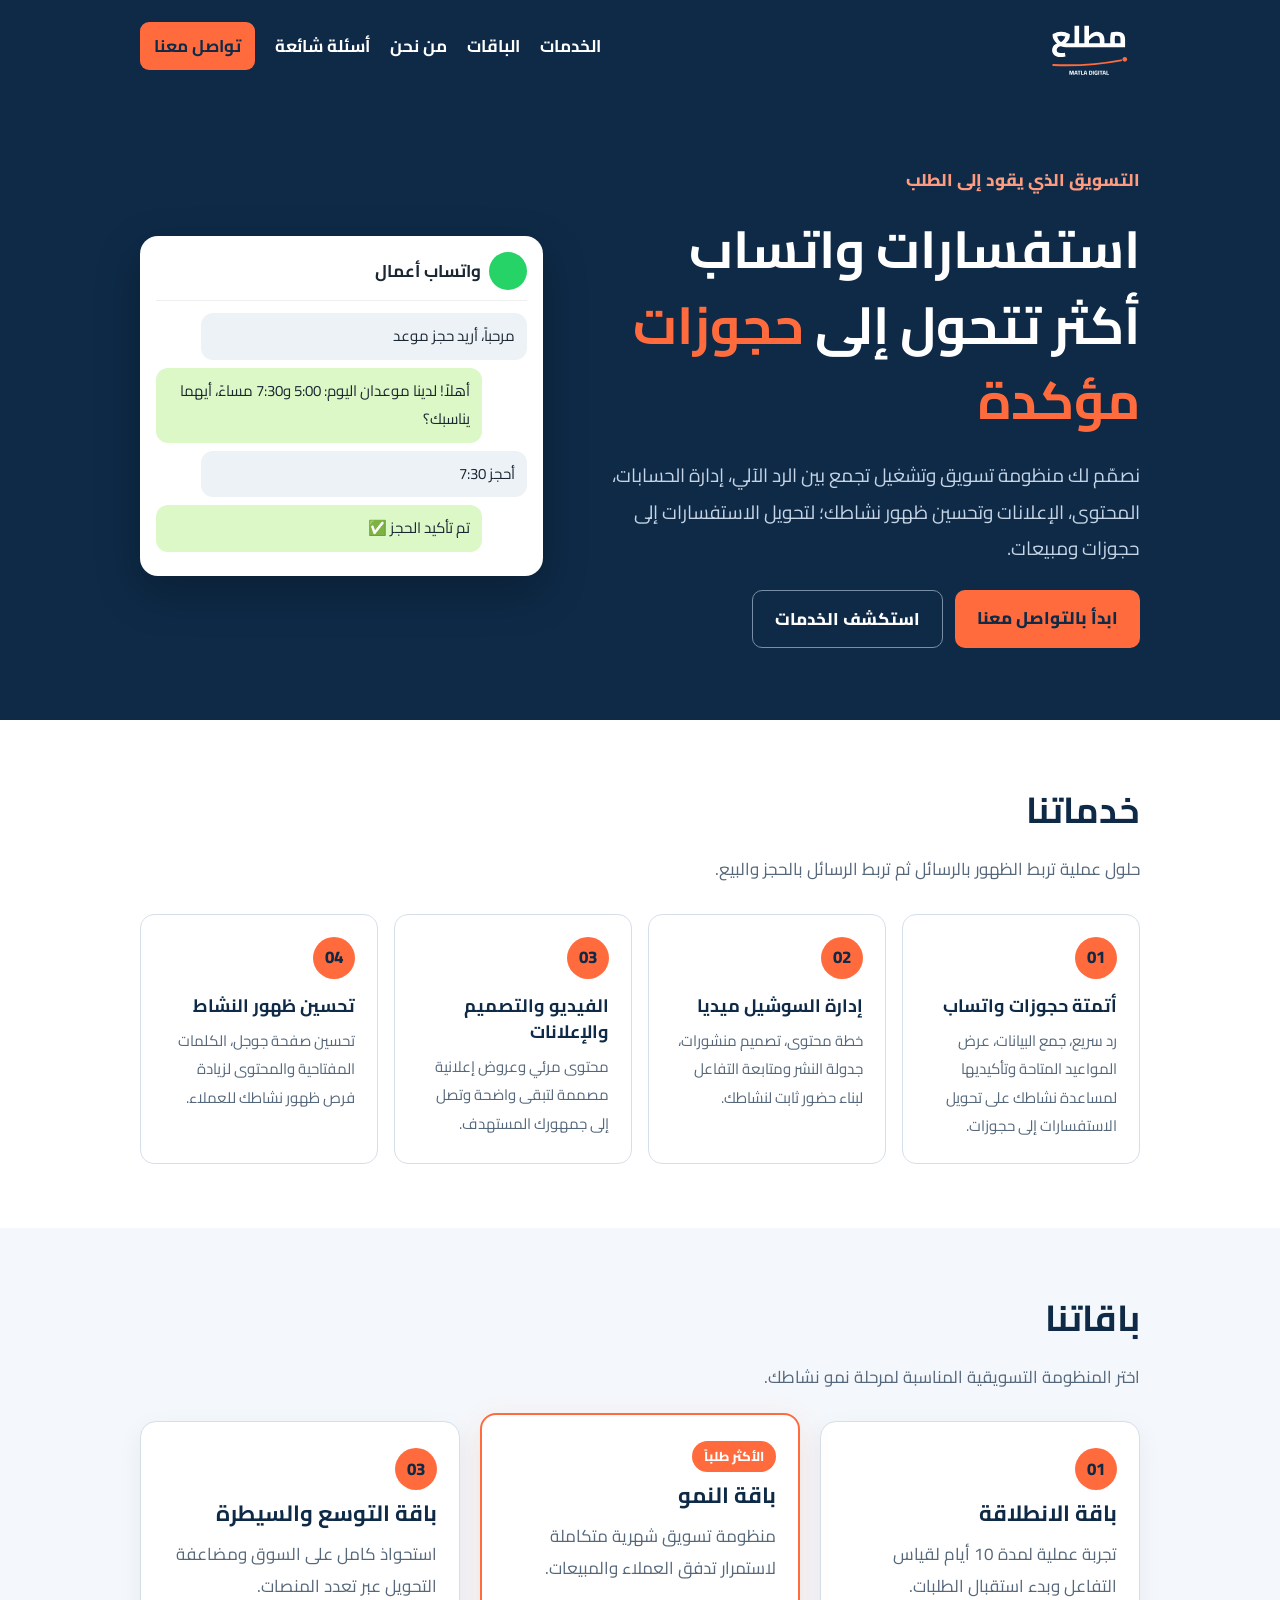
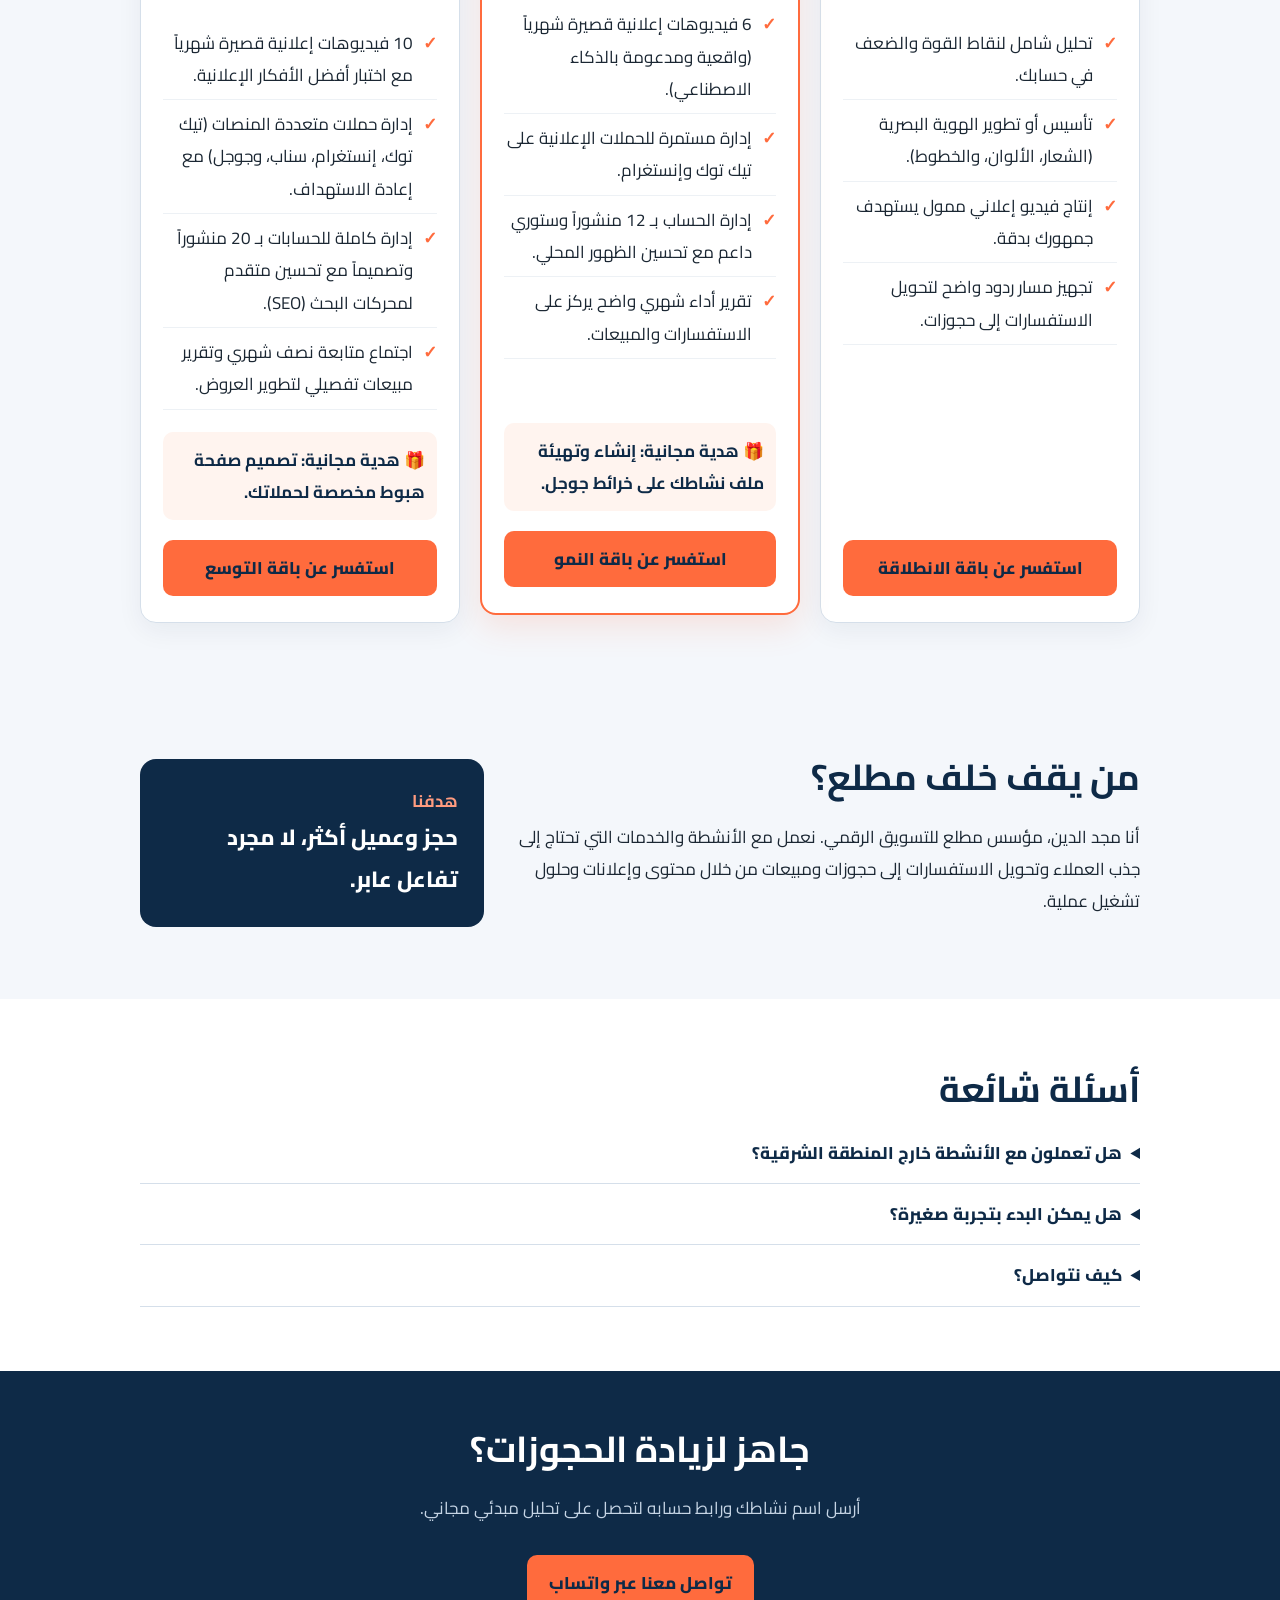
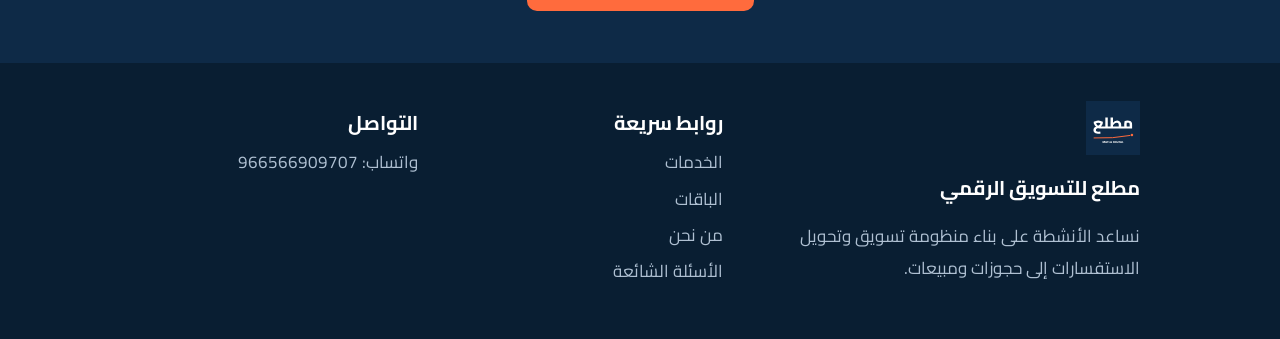
<file: index.html>
<!DOCTYPE html>
<html lang="ar" dir="rtl">
<head>
  <meta charset="utf-8">
  <meta name="viewport" content="width=device-width, initial-scale=1, viewport-fit=cover">
  <title>مَطْلَع | تحويل استفسارات واتساب إلى حجوزات وإدارة حملات تسويقية</title>
  <meta name="description" content="نساعد الأنشطة التجارية والخدمية في السعودية والخليج على تحويل رسائل واتساب إلى حجوزات ومبيعات مؤكدة عبر الفيديو الإعلاني، إدارة الحملات، وأتمتة الردود.">
  <meta name="robots" content="index,follow,max-image-preview:large">
  <link rel="canonical" href="https://majdseekh-wq.github.io/matla.com/">
  <meta property="og:type" content="website">
  <meta property="og:locale" content="ar_SA">
  <meta property="og:site_name" content="مَطْلَع">
  <meta property="og:title" content="مَطْلَع | تحويل استفسارات واتساب إلى حجوزات وإدارة حملات تسويقية">
  <meta property="og:description" content="نساعد الأنشطة التجارية والخدمية في السعودية والخليج على تحويل رسائل واتساب إلى حجوزات ومبيعات مؤكدة عبر الفيديو الإعلاني، إدارة الحملات، وأتمتة الردود.">
  <meta property="og:image" content="https://majdseekh-wq.github.io/matla.com/og-image.png">
  <meta name="theme-color" content="#0E2A47">
  <link rel="icon" href="./logo-profile-square.svg" type="image/svg+xml">
  <link rel="preconnect" href="https://fonts.googleapis.com">
  <link rel="preconnect" href="https://fonts.gstatic.com" crossorigin>
  <link href="https://fonts.googleapis.com/css2?family=Cairo:wght@400;600;800&display=swap" rel="stylesheet">
  <link rel="stylesheet" href="./style.css">
  <style>
    .packages-grid{display:grid;grid-template-columns:repeat(3,minmax(0,1fr));gap:20px;align-items:stretch}
    .package-card{position:relative;display:flex;flex-direction:column;justify-content:space-between;height:100%;padding:26px 22px;border:1px solid var(--line);border-radius:16px;background:#fff;box-shadow:0 8px 26px rgba(14,42,71,.06)}
    .package-card h3{margin:8px 0;color:var(--navy);font-size:22px}
    .package-description{color:var(--muted);margin:0 0 16px}
    .package-card ul{list-style:none;padding:0;margin:0 0 22px;flex:1}
    .package-card li{position:relative;padding:8px 24px 8px 0;border-bottom:1px solid #edf1f5}
    .package-card li::before{content:"✓";position:absolute;right:0;color:var(--coral);font-weight:800}
    .package-gift{margin:0 0 20px;padding:12px;border-radius:10px;background:#fff4ef;color:var(--navy);font-weight:700}
    .package-card .btn{display:block;text-align:center;text-decoration:none;margin-top:auto}
    .package-card.featured{border:2px solid var(--coral);box-shadow:0 12px 32px rgba(255,107,61,.15);transform:translateY(-8px)}
    .package-badge{align-self:flex-start;border-radius:999px;background:var(--coral);color:#fff;padding:3px 12px;font-size:13px;font-weight:800}
    @media(max-width:820px){.packages-grid{grid-template-columns:1fr}.package-card.featured{transform:none}}
  </style>
</head>
<body>
  <a class="skip" href="#main">تخطَّ إلى المحتوى</a>
  <header>
    <div class="w nav">
      <a class="brand" href="./" aria-label="الصفحة الرئيسية"><img src="./logo-dark.svg" width="102" height="67" alt="شعار مَطْلَع للتسويق الرقمي"></a>
      <nav aria-label="القائمة الرئيسية">
        <a href="#services">الخدمات</a><a href="#packages">الباقات</a><a href="#about">من نحن</a><a href="#faq">أسئلة شائعة</a>
        <a class="nav-cta" href="https://wa.me/966566909707?text=%D8%A7%D9%84%D8%B3%D9%84%D8%A7%D9%85%20%D8%B9%D9%84%D9%8A%D9%83%D9%85%D8%8C%20%D9%84%D8%AF%D9%8A%20%D8%A7%D8%B3%D8%AA%D9%81%D8%B3%D8%A7%D8%B1%20%D8%A8%D8%AE%D8%B5%D9%88%D8%B5%20%D8%AE%D8%AF%D9%85%D8%A7%D8%AA%20%D9%85%D8%B7%D9%84%D8%B9." target="_blank" rel="noopener">تواصل معنا</a>
      </nav>
    </div>
  </header>
  <main id="main">
    <section class="hero">
      <div class="w hero-grid">
        <div class="hero-copy">
          <span class="eyebrow">التسويق الذي يقود إلى الطلب</span>
          <h1>استفسارات واتساب أكثر تتحول إلى <em>حجوزات مؤكدة</em></h1>
          <p>نصمّم لك منظومة تسويق وتشغيل تجمع بين الرد الآلي، إدارة الحسابات، المحتوى، الإعلانات وتحسين ظهور نشاطك؛ لتحويل الاستفسارات إلى حجوزات ومبيعات.</p>
          <div class="actions">
            <a class="btn" href="https://wa.me/966566909707?text=%D8%A7%D9%84%D8%B3%D9%84%D8%A7%D9%85%20%D8%B9%D9%84%D9%8A%D9%83%D9%85%D8%8C%20%D9%84%D8%AF%D9%8A%20%D8%A7%D8%B3%D8%AA%D9%81%D8%B3%D8%A7%D8%B1%20%D8%A8%D8%AE%D8%B5%D9%88%D8%B5%20%D8%AE%D8%AF%D9%85%D8%A7%D8%AA%20%D9%85%D8%B7%D9%84%D8%B9." target="_blank" rel="noopener">ابدأ بالتواصل معنا</a>
            <a class="btn ghost" href="#services">استكشف الخدمات</a>
          </div>
        </div>
        <div class="chat" aria-label="مثال توضيحي لمحادثة واتساب لتأكيد حجز">
          <div class="chat-head"><span></span><strong>واتساب أعمال</strong></div>
          <div class="bubble incoming">مرحباً، أريد حجز موعد</div>
          <div class="bubble outgoing">أهلاً! لدينا موعدان اليوم: 5:00 و7:30 مساءً، أيهما يناسبك؟</div>
          <div class="bubble incoming">أحجز 7:30</div><div class="bubble outgoing">تم تأكيد الحجز ✅</div>
        </div>
      </div>
    </section>
    <section id="services" class="section">
      <div class="w">
        <h2>خدماتنا</h2><p class="sub">حلول عملية تربط الظهور بالرسائل ثم تربط الرسائل بالحجز والبيع.</p>
        <div class="grid">
          <article class="card"><span class="tag">01</span><h3>أتمتة حجوزات واتساب</h3><p>رد سريع، جمع البيانات، عرض المواعيد المتاحة وتأكيديها لمساعدة نشاطك على تحويل الاستفسارات إلى حجوزات.</p></article>
          <article class="card"><span class="tag">02</span><h3>إدارة السوشيل ميديا</h3><p>خطة محتوى، تصميم منشورات، جدولة النشر ومتابعة التفاعل لبناء حضور ثابت لنشاطك.</p></article>
          <article class="card"><span class="tag">03</span><h3>الفيديو والتصميم والإعلانات</h3><p>محتوى مرئي وعروض إعلانية مصممة لتبقى واضحة وتصل إلى جمهورك المستهدف.</p></article>
          <article class="card"><span class="tag">04</span><h3>تحسين ظهور النشاط</h3><p>تحسين صفحة جوجل، الكلمات المفتاحية والمحتوى لزيادة فرص ظهور نشاطك للعملاء.</p></article>
        </div>
      </div>
    </section>
    <section id="packages" class="section alt">
      <div class="w">
        <h2>باقاتنا</h2><p class="sub">اختر المنظومة التسويقية المناسبة لمرحلة نمو نشاطك.</p>
        <div class="packages-grid">
          <article class="package-card">
            <span class="tag">01</span><h3>باقة الانطلاقة</h3>
            <p class="package-description">تجربة عملية لمدة 10 أيام لقياس التفاعل وبدء استقبال الطلبات.</p>
            <ul><li>تحليل شامل لنقاط القوة والضعف في حسابك.</li><li>تأسيس أو تطوير الهوية البصرية (الشعار، الألوان، والخطوط).</li><li>إنتاج فيديو إعلاني ممول يستهدف جمهورك بدقة.</li><li>تجهيز مسار ردود واضح لتحويل الاستفسارات إلى حجوزات.</li></ul>
            <a class="btn" href="https://wa.me/966566909707?text=%D8%A7%D9%84%D8%B3%D9%84%D8%A7%D9%85%20%D8%B9%D9%84%D9%8A%D9%83%D9%85%D8%8C%20%D8%A3%D8%B1%D8%BA%D8%A8%20%D8%A8%D8%A7%D9%84%D8%A7%D8%B3%D8%AA%D9%81%D8%B3%D8%A7%D8%B1%20%D9%88%D8%A7%D9%84%D8%A7%D8%B4%D8%AA%D8%B1%D8%A7%D9%83%20%D9%81%D9%8A%20%D8%A8%D8%A7%D9%82%D8%A9%20(%D8%A7%D9%86%D8%B7%D9%84%D8%A7%D9%82%D8%A9)%20%D9%85%D9%86%20%D9%85%D8%B7%D9%84%D8%B9." target="_blank" rel="noopener">استفسر عن باقة الانطلاقة</a>
          </article>
          <article class="package-card featured">
            <span class="package-badge">الأكثر طلباً</span><h3>باقة النمو</h3>
            <p class="package-description">منظومة تسويق شهرية متكاملة لاستمرار تدفق العملاء والمبيعات.</p>
            <ul><li>6 فيديوهات إعلانية قصيرة شهرياً (واقعية ومدعومة بالذكاء الاصطناعي).</li><li>إدارة مستمرة للحملات الإعلانية على تيك توك وإنستغرام.</li><li>إدارة الحساب بـ 12 منشوراً وستوري داعم مع تحسين الظهور المحلي.</li><li>تقرير أداء شهري واضح يركز على الاستفسارات والمبيعات.</li></ul>
            <p class="package-gift">🎁 هدية مجانية: إنشاء وتهيئة ملف نشاطك على خرائط جوجل.</p>
            <a class="btn" href="https://wa.me/966566909707?text=%D8%A7%D9%84%D8%B3%D9%84%D8%A7%D9%85%20%D8%B9%D9%84%D9%8A%D9%83%D9%85%D8%8C%20%D8%A3%D8%B1%D8%BA%D8%A8%20%D8%A8%D8%A7%D9%84%D8%A7%D8%B3%D8%AA%D9%81%D8%B3%D8%A7%D8%B1%20%D9%88%D8%A7%D9%84%D8%A7%D8%B4%D8%AA%D8%B1%D8%A7%D9%83%20%D9%81%D9%8A%20%D8%A8%D8%A7%D9%82%D8%A9%20(%D9%86%D9%85%D9%88)%20%D9%85%D9%86%20%D9%85%D8%B7%D9%84%D8%B9." target="_blank" rel="noopener">استفسر عن باقة النمو</a>
          </article>
          <article class="package-card">
            <span class="tag">03</span><h3>باقة التوسع والسيطرة</h3>
            <p class="package-description">استحواذ كامل على السوق ومضاعفة التحويل عبر تعدد المنصات.</p>
            <ul><li>10 فيديوهات إعلانية قصيرة شهرياً مع اختبار أفضل الأفكار الإعلانية.</li><li>إدارة حملات متعددة المنصات (تيك توك، إنستغرام، سناب، وجوجل) مع إعادة الاستهداف.</li><li>إدارة كاملة للحسابات بـ 20 منشوراً وتصميماً مع تحسين متقدم لمحركات البحث (SEO).</li><li>اجتماع متابعة نصف شهري وتقرير مبيعات تفصيلي لتطوير العروض.</li></ul>
            <p class="package-gift">🎁 هدية مجانية: تصميم صفحة هبوط مخصصة لحملاتك.</p>
            <a class="btn" href="https://wa.me/966566909707?text=%D8%A7%D9%84%D8%B3%D9%84%D8%A7%D9%85%20%D8%B9%D9%84%D9%8A%D9%83%D9%85%D8%8C%20%D8%A3%D8%B1%D8%BA%D8%A8%20%D8%A8%D8%A7%D9%84%D8%A7%D8%B3%D8%AA%D9%81%D8%B3%D8%A7%D8%B1%20%D9%88%D8%A7%D9%84%D8%A7%D8%B4%D8%AA%D8%B1%D8%A7%D9%83%20%D9%81%D9%8A%20%D8%A8%D8%A7%D9%82%D8%A9%20(%D8%AA%D9%88%D8%B3%D8%B9)%20%D9%85%D9%86%20%D9%85%D8%B7%D9%84%D8%B9." target="_blank" rel="noopener">استفسر عن باقة التوسع</a>
          </article>
        </div>
      </div>
    </section>
    <section id="about" class="section alt">
      <div class="w about-grid">
        <div><h2>من يقف خلف مطلع؟</h2><p>أنا مجد الدين، مؤسس مطلع للتسويق الرقمي. نعمل مع الأنشطة والخدمات التي تحتاج إلى جذب العملاء وتحويل الاستفسارات إلى حجوزات ومبيعات من خلال محتوى وإعلانات وحلول تشغيل عملية.</p></div>
        <div class="metric"><strong>هدفنا</strong><span>حجز وعميل أكثر، لا مجرد تفاعل عابر.</span></div>
      </div>
    </section>
    <section id="faq" class="section">
      <div class="w">
        <h2>أسئلة شائعة</h2>
        <details><summary>هل تعملون مع الأنشطة خارج المنطقة الشرقية؟</summary><p>نعم، نعمل أونلاين مع الأنشطة في السعودية والخليج.</p></details>
        <details><summary>هل يمكن البدء بتجربة صغيرة؟</summary><p>نعم، نحدد أولوية واضحة وننفذ حزمة صغيرة قابلة للقياس قبل التوسع.</p></details>
        <details><summary>كيف نتواصل؟</summary><p>أرسل اسم نشاطك ورابط حسابك عبر واتساب وسنعود إليك بتحليل مبدئي مجاني.</p></details>
      </div>
    </section>
    <section class="cta"><div class="w"><h2>جاهز لزيادة الحجوزات؟</h2><p>أرسل اسم نشاطك ورابط حسابه لتحصل على تحليل مبدئي مجاني.</p><a class="btn" href="https://wa.me/966566909707?text=%D8%A7%D9%84%D8%B3%D9%84%D8%A7%D9%85%20%D8%B9%D9%84%D9%8A%D9%83%D9%85%D8%8C%20%D9%84%D8%AF%D9%8A%20%D8%A7%D8%B3%D8%AA%D9%81%D8%B3%D8%A7%D8%B1%20%D8%A8%D8%AE%D8%B5%D9%88%D8%B5%20%D8%AE%D8%AF%D9%85%D8%A7%D8%AA%20%D9%85%D8%B7%D9%84%D8%B9." target="_blank" rel="noopener">تواصل معنا عبر واتساب</a></div></section>
  </main>
  <footer>
    <div class="w footer-grid">
      <div><img src="./logo-profile-square.svg" width="54" height="54" alt="شعار مَطْلَع للتسويق الرقمي"><h3>مطلع للتسويق الرقمي</h3><p>نساعد الأنشطة على بناء منظومة تسويق وتحويل الاستفسارات إلى حجوزات ومبيعات.</p></div>
      <div><h3>روابط سريعة</h3><a href="#services">الخدمات</a><a href="#packages">الباقات</a><a href="#about">من نحن</a><a href="#faq">الأسئلة الشائعة</a></div>
      <div><h3>التواصل</h3><a href="https://wa.me/966566909707?text=%D8%A7%D9%84%D8%B3%D9%84%D8%A7%D9%85%20%D8%B9%D9%84%D9%8A%D9%83%D9%85%D8%8C%20%D9%84%D8%AF%D9%8A%20%D8%A7%D8%B3%D8%AA%D9%81%D8%B3%D8%A7%D8%B1%20%D8%A8%D8%AE%D8%B5%D9%88%D8%B5%20%D8%AE%D8%AF%D9%85%D8%A7%D8%AA%20%D9%85%D8%B7%D9%84%D8%B9." target="_blank" rel="noopener">واتساب: 966566909707</a></div>
    </div>
  </footer>
</body>
</html>
</file>
<file: style.css>
:root{--navy:#0e2a47;--coral:#ff6b3d;--bg:#f4f7fb;--text:#1b2733;--muted:#55677a;--line:#d5dfea}
*{box-sizing:border-box}html{scroll-behavior:smooth}body{margin:0;font-family:Cairo,Tahoma,Arial,sans-serif;color:var(--text);line-height:1.9;font-size:17px;background:#fff}.w{max-width:1040px;margin:auto;padding-inline:20px}a{color:inherit}.skip{position:absolute;right:-999px}.skip:focus{right:10px;top:10px;z-index:99;background:#fff;padding:8px}
header{background:var(--navy);color:#fff}.nav{min-height:92px;display:flex;align-items:center;justify-content:space-between;gap:24px}.brand{text-decoration:none}.brand img{display:block;height:auto}nav{display:flex;align-items:center;gap:20px}nav a{text-decoration:none;font-weight:700}nav a:hover{color:#ff9b7f}.nav-cta{background:var(--coral);color:var(--navy);padding:8px 14px;border-radius:9px}
.hero{background:var(--navy);color:#fff;padding:72px 0}.hero-grid{display:grid;grid-template-columns:1.15fr .85fr;gap:52px;align-items:center}.eyebrow{display:inline-block;color:#ff9b7f;font-weight:800;margin-bottom:8px}h1,h2,h3{line-height:1.45}h1{font-size:clamp(34px,5vw,52px);margin:8px 0}h1 em{color:var(--coral);font-style:normal}.hero-copy>p{color:#c6d5e5;font-size:19px;max-width:58ch}.actions{display:flex;gap:12px;flex-wrap:wrap;margin-top:24px}.btn{display:inline-block;background:var(--coral);color:var(--navy);text-decoration:none;font-weight:800;padding:12px 22px;border-radius:10px}.btn.ghost{background:transparent;color:#fff;border:1px solid #7890a5}.chat{background:#fff;color:var(--text);border-radius:18px;padding:16px;box-shadow:0 16px 44px rgba(0,0,0,.25)}.chat-head{display:flex;align-items:center;gap:8px;border-bottom:1px solid #eee;padding-bottom:10px;margin-bottom:12px}.chat-head span{width:38px;height:38px;border-radius:50%;background:#25d366}.bubble{max-width:88%;padding:9px 12px;border-radius:12px;margin:8px 0;font-size:15px}.incoming{background:#edf2f7}.outgoing{background:#dcf8c6;margin-inline-start:auto}
.section{padding:64px 0}.alt{background:var(--bg)}h2{font-size:clamp(27px,4vw,36px);color:var(--navy);margin:0 0 8px}.sub{color:var(--muted);margin-bottom:28px}.grid{display:grid;grid-template-columns:repeat(4,1fr);gap:16px}.card{background:#fff;border:1px solid var(--line);border-radius:14px;padding:22px}.tag{display:inline-grid;place-items:center;width:42px;height:42px;border-radius:50%;background:var(--coral);color:var(--navy);font-weight:800}.card h3{font-size:18px;color:var(--navy);margin:14px 0 8px}.card p{color:var(--muted);margin:0;font-size:15px}.about-grid{display:grid;grid-template-columns:1fr .55fr;gap:30px;align-items:center}.metric{background:var(--navy);color:#fff;border-radius:16px;padding:26px}.metric strong,.metric span{display:block}.metric strong{color:#ff9b7f}.metric span{font-size:22px;font-weight:800}
details{border-bottom:1px solid var(--line);padding:14px 0}summary{cursor:pointer;color:var(--navy);font-weight:800}.cta{background:var(--navy);color:#c6d5e5;text-align:center;padding:52px 0}.cta h2{color:#fff}.cta .btn{margin-top:14px}footer{background:#091e32;color:#afc0d2;padding:38px 0}.footer-grid{display:grid;grid-template-columns:1.4fr 1fr 1fr;gap:28px}footer h3{color:#fff;margin:8px 0}footer a{display:block;text-decoration:none;margin:4px 0}
@media(max-width:820px){.nav{padding-block:12px}.nav nav>a:not(.nav-cta){display:none}.hero{padding:48px 0}.hero-grid,.about-grid{grid-template-columns:1fr}.grid{grid-template-columns:repeat(2,1fr)}}@media(max-width:520px){.w{padding-inline:16px}.brand img{width:84px}.hero-grid{gap:28px}.grid{grid-template-columns:1fr}.footer-grid{grid-template-columns:1fr}.chat{display:none}.actions{flex-direction:column}.actions .btn{text-align:center}}
</file>
